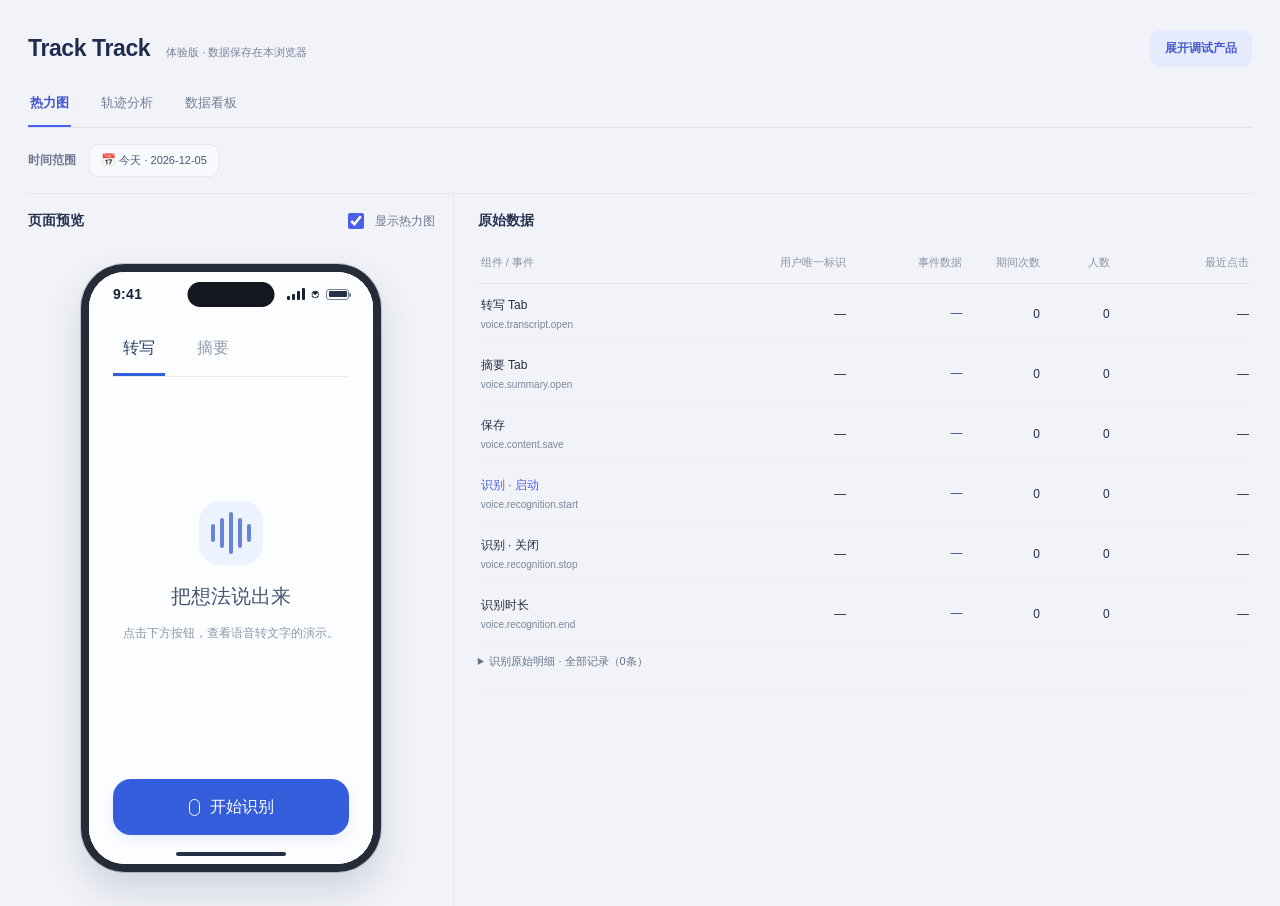
<file: docs/index.html>
<!doctype html>
<html lang="zh-CN"><meta charset="utf-8"><meta name="viewport" content="width=device-width,initial-scale=1"><title>Track Track</title><link rel="stylesheet" href="./style.css">
<main class="workspace debug-collapsed">
<section id="debug-panel" class="product" aria-label="被监测产品" hidden><div class="panel-heading">被监测产品</div><div class="phone-stage"><div class="phone-device"><div class="phone-screen"><iframe id="product-frame" title="可操作的手机语音产品"></iframe></div></div></div></section>
<section class="analysis" aria-labelledby="analysis-title"><div class="panel-heading tool-nav"><h1 id="analysis-title">Track Track <small class="local-badge">体验版 · 数据保存在本浏览器</small></h1><button id="debug-toggle" type="button" aria-controls="debug-panel" aria-expanded="false">展开调试产品</button></div><div class="tool-tabs" role="tablist" aria-label="工具模块"><button id="raw-tab" role="tab" aria-selected="true" aria-controls="raw-view">热力图</button><button id="insights-tab" role="tab" aria-selected="false" aria-controls="insights-view" tabindex="-1">轨迹分析</button><button id="dashboard-tab" role="tab" aria-selected="false" aria-controls="dashboard-view" tabindex="-1">数据看板</button></div><section class="analysis-panel" aria-label="监测数据"><div class="range-controls"><span class="range-label">时间范围</span><button id="range-toggle" aria-expanded="false" aria-controls="range-popover">📅 <span id="date">日期</span></button><div id="range-popover" hidden><label>开始日期<input id="range-start" type="date"></label><label>截止日期<input id="range-end" type="date"></label><div id="range-error" role="alert"></div><div class="range-actions"><button id="range-cancel" type="button">取消</button><button id="range-apply" type="button">确定</button></div></div></div><div class="work-panels"><div id="monitor-preview"><div class="preview-heading"><h3 id="preview-title">页面预览</h3><label class="heat-control"><input id="show-heat" type="checkbox" checked><span>显示热力图</span></label></div><div class="phone-stage mirror-preview"><div class="phone-device"><div class="phone-screen product-preview"><iframe id="heat-frame" title="手机产品界面副本" tabindex="-1" sandbox="allow-same-origin allow-scripts"></iframe><div id="heat-overlay"></div></div></div></div><div id="replay-status" role="status" hidden></div></div><div id="raw-view" role="tabpanel" aria-labelledby="raw-tab"><div class="analysis-body">
<h3 class="panel-title">原始数据</h3>
<table><thead><tr><th>组件 / 事件</th><th>用户唯一标识</th><th>事件数据</th><th>期间次数</th><th>人数</th><th>最近点击</th></tr></thead><tbody id="metrics"></tbody></table>


</div></div><div id="insights-view" role="tabpanel" aria-labelledby="insights-tab" hidden><div class="insights-body"><section id="trajectory-panel" aria-label="轨迹记录"></section></div></div></div></section><div id="dashboard-view" role="tabpanel" aria-labelledby="dashboard-tab" hidden><div class="insights-body"><section class="insight-section"><h3>数据看板</h3><div id="dashboard-content"></div></section></div></div></section>
</main><script src="./local-api.js"></script><script src="./analysis-metrics.js" defer></script><script src="./app.js" defer></script></html>
</file>
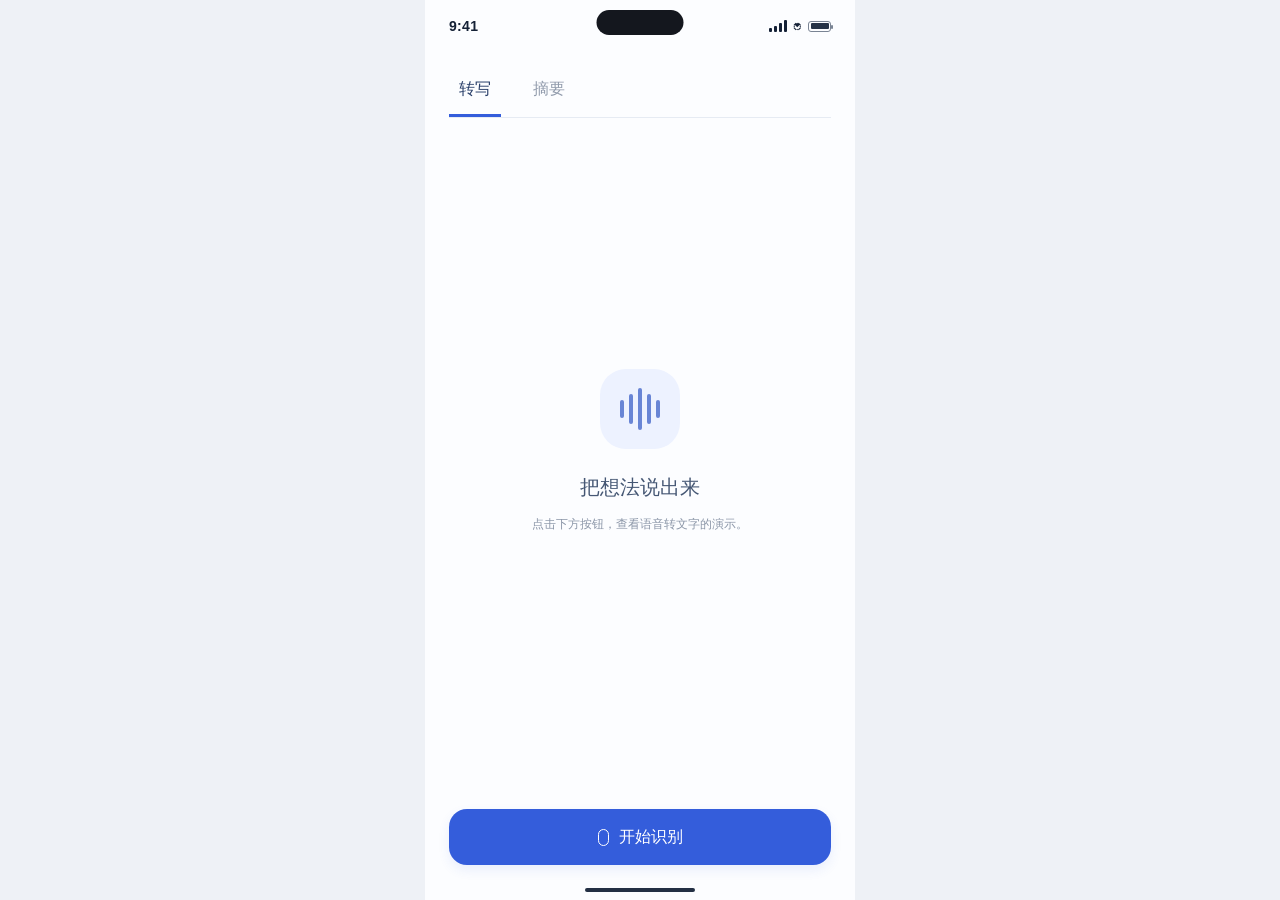
<file: docs/product.html>
<!doctype html>
<html lang="zh-CN"><head><meta charset="utf-8"><meta name="viewport" content="width=device-width,initial-scale=1"><title>声记 · 语音转文字 Demo</title><link rel="stylesheet" href="./product.css"></head>
<body><div class="mobile-app"><div class="status-bar" aria-hidden="true"><span class="status-time">9:41</span><span class="camera-pill"></span><div class="status-icons"><span class="signal"><i></i><i></i><i></i><i></i></span><span class="wifi">◔</span><span class="battery"></span></div></div><main class="voice-app">
<header class="product-toolbar"><div class="tabs" role="tablist" aria-label="内容类型"><button id="transcript-tab" type="button" role="tab" aria-selected="true" aria-controls="transcript-panel">转写</button><button id="summary-tab" type="button" role="tab" aria-selected="false" aria-controls="summary-panel">摘要</button></div><button id="save-content" type="button" hidden>保存</button></header>
<div class="content-area">
<section id="transcript-panel" role="tabpanel" aria-labelledby="transcript-tab"><div id="transcript-empty" class="empty"><span class="sound-mark" aria-hidden="true"><i></i><i></i><i></i><i></i><i></i></span><h2>把想法说出来</h2><p>点击下方按钮，查看语音转文字的演示。</p></div><div id="transcript-content" hidden><p class="content-label">转写内容 <span>示例文字</span></p><p class="transcript">我们先做一个简单的语音转文字产品。顶部可以切换转写和摘要，中间展示内容，底部控制识别的开启和关闭。</p><p class="transcript">先把这几个交互跑通，其他功能之后再慢慢增加。</p></div></section>
<section id="summary-panel" role="tabpanel" aria-labelledby="summary-tab" hidden><div id="summary-empty" class="empty"><span class="sound-mark" aria-hidden="true"><i></i><i></i><i></i><i></i><i></i></span><h2>让重点更清晰</h2><p>开始识别后，这里会展示演示摘要。</p></div><div id="summary-content" hidden><p class="content-label">内容摘要 <span>示例文字</span></p><h2 class="summary-title">先验证一个简单的语音产品</h2><ul><li>支持转写与摘要两个视图。</li><li>识别按钮可以开始和关闭。</li><li>先验证交互，再逐步增加功能。</li></ul></div></section>
</div>
<footer id="recognition-controls"><button id="recognize" type="button" aria-pressed="false"><span class="record-icon" aria-hidden="true"></span><span id="record-label">开始识别</span></button></footer>
</main><div class="home-safe" aria-hidden="true"><span></span></div></div><script src="./local-api.js"></script><script src="./product.js" defer></script></body></html>
</file>
<file: docs/style.css>
:root{font-family:"PingFang SC","Microsoft YaHei",sans-serif;color:#223047;background:#f3f6fa;--line:#dce3ed;--blue:#345ddb;--muted:#657287}*{box-sizing:border-box}body{margin:0}button{font:inherit;cursor:pointer}button:focus-visible{outline:3px solid #e6a42e;outline-offset:3px}header{height:64px;padding:0 4%;display:flex;align-items:center;justify-content:space-between;background:white;border-bottom:1px solid var(--line);gap:16px}.brand{font-size:20px;font-weight:600}.brand small{font-size:12px;color:var(--muted);font-weight:400;margin-left:12px}#connection{font-size:12px;color:#28714c}.workspace{max-width:1280px;margin:32px auto 0;padding:0 28px;display:grid;grid-template-columns:1fr 1fr;gap:24px;align-items:stretch}.product,.analysis{border:1px solid var(--line);border-radius:12px;background:white;min-width:0}.panel-heading{min-height:58px;border-bottom:1px solid var(--line);padding:18px 22px;font-size:14px;font-weight:500;display:flex;align-items:center;justify-content:space-between;gap:10px}h2{font-size:14px;margin:0;font-weight:500}#date{font-size:12px;color:var(--muted);font-weight:400}.product-body{padding:80px 32px 100px}h1{font-size:27px;line-height:1.5;font-weight:600;margin:0 0 30px;letter-spacing:-.5px}.actions{display:grid;grid-template-columns:1fr 1fr;gap:14px}.actions button{min-height:48px;border:1px solid #c8d3e4;border-radius:7px;background:white;color:#263f67}.actions button.primary{background:var(--blue);border-color:var(--blue);color:white}.actions button:active{transform:translateY(1px)}.analysis-body{padding:22px}.heatmap{background:#f7f9fc;border:1px dashed #cdd7e6;border-radius:8px;padding:24px}.map-title{font-size:18px;font-weight:500;margin:0 0 20px}.heatmap button{background:color-mix(in srgb,#ed9c35 calc(var(--heat,0)*85%),#f0f3f8);border-color:#d8b47d;min-height:62px;color:#47361c}.heatmap button b{display:block;font-size:12px;font-weight:400;margin-top:5px}.heatmap button[aria-pressed=true]{outline:2px solid #345ddb;outline-offset:3px}.legend{display:flex;align-items:center;justify-content:space-between;gap:12px;font-size:11px;color:var(--muted);margin:13px 0 22px}.scale{height:7px;width:80px;background:linear-gradient(90deg,#f0f3f8,#ed9c35);border-radius:4px}table{border-collapse:collapse;width:100%;font-size:12px;table-layout:fixed}th,td{padding:13px 3px;border-bottom:1px solid var(--line);text-align:right;font-variant-numeric:tabular-nums;overflow-wrap:anywhere}th{font-weight:400;color:var(--muted)}th:first-child,td:first-child{text-align:left}td.active{color:var(--blue);font-weight:500}details{margin-top:22px}summary{font-size:13px;cursor:pointer;font-weight:500}ol{list-style:none;padding:0;margin:12px 0 0;font-size:12px;font-variant-numeric:tabular-nums}li{display:flex;justify-content:space-between;gap:14px;padding:9px 0;border-bottom:1px solid #edf0f5;color:var(--muted)}li time{color:#283d5d}.note{font-size:11px;color:var(--muted);line-height:1.7;margin:18px 0 0}.empty{font-size:12px;color:var(--muted);padding:10px 0}.error{color:#b23434!important}footer{max-width:1280px;margin:18px auto;padding:0 28px;font-size:12px;color:var(--muted)}@media(max-width:760px){.workspace{grid-template-columns:1fr;margin-top:18px;padding:0 16px;gap:16px}.product-body{padding:32px 24px 40px}h1{font-size:23px}.analysis-body{padding:18px}.heatmap{padding:20px}.panel-heading{padding:16px 20px}header{padding:0 18px}.brand small{margin-left:5px}footer{padding:0 16px}.actions{gap:10px}}

#product-frame{width:100%;height:360px;border:0;display:block}.panel-heading a{font-size:12px;font-weight:400;color:#345ddb;text-decoration:none}.tool-heading{font-size:13px;font-weight:500;margin:0 0 14px}@media(max-width:760px){#product-frame{height:230px}}

#product-frame{height:580px}.map-content{padding:22px 0;text-align:center;color:#a3adbc;font-size:12px}.heatmap .map-record{display:block;margin:auto;min-width:150px;background:color-mix(in srgb,#ed9c35 calc(var(--heat,0)*85%),#f0f3f8);border:1px solid #d8b47d;border-radius:24px;min-height:48px;color:#47361c;font-size:12px}.map-record b{display:block;font-weight:400;font-size:11px;margin-top:3px}.heatmap .map-tabs button{min-height:46px;font-size:12px}.heatmap .map-tabs button b{font-size:11px}@media(max-width:760px){#product-frame{height:590px}}

.state-filters{display:flex;gap:8px;margin-top:14px}.state-filters[hidden]{display:none}.state-filters button{font-size:12px;background:#f4f6fb;border:1px solid #dce3ed;border-radius:5px;padding:7px 12px;color:#63748d}.state-filters button[aria-pressed=true]{background:#edf2ff;color:#345ddb;border-color:#9eb3ef}

.product-tools{display:flex;gap:14px;align-items:center;font-size:12px}.product-tools label{display:flex;gap:5px;align-items:center;font-weight:400;color:#63748d}.product-tools input{accent-color:#345ddb}.product-preview{position:relative}#heat-overlay{position:absolute;inset:0;pointer-events:none;overflow:hidden}#heat-overlay[hidden]{display:none}.heat-spot{position:absolute;pointer-events:none}.heat-spot span{position:absolute;right:-6px;top:-12px;background:#81350e;color:white;font-size:10px;padding:2px 5px;border-radius:4px;white-space:nowrap}.event-select{background:none;border:0;padding:0;text-align:left;font-size:12px;color:inherit}.event-code{display:block;font-size:10px;color:#7a879a;overflow-wrap:anywhere;margin-top:5px}.event-id-label{font-size:11px;color:#748194;overflow-wrap:anywhere}.analysis-body>.note:first-child{margin-top:0;margin-bottom:10px}th:first-child{width:35%}

#times small{font-size:10px;color:#8895a5}.record-device{display:block;text-align:right;margin-top:4px}

.workspace{align-items:start}#heat-frame{height:580px;width:100%;border:0;display:block;pointer-events:none}.mirror-preview{border-bottom:1px solid var(--line)}.heat-control{display:flex;gap:5px;align-items:center;font-size:12px;font-weight:400;color:#63748d}.heat-control input{accent-color:#345ddb}.heat-spot{border:0;padding:0;pointer-events:auto;cursor:pointer}.heat-spot:focus-visible{outline:2px solid #345ddb;outline-offset:3px}.user-ids code{display:block;overflow-wrap:anywhere;font:10px/1.5 monospace;color:#6a7b91;text-align:left}.analysis table th:first-child{width:29%}.analysis table th:nth-child(2){width:26%}.analysis table th:nth-child(3),.analysis table th:nth-child(4){width:12%}.analysis table th:last-child{width:21%}@media(max-width:760px){#heat-frame{height:590px}.analysis-body{padding:14px}th,td{font-size:11px}.panel-heading #date{font-size:11px}}

#duration-panel{margin-top:24px;border-top:1px solid var(--line);padding-top:18px}#duration-panel h3{font-size:14px;font-weight:500;margin:0 0 5px}.duration-summary{font-size:12px;color:#728198;margin:12px 0}.duration-run{display:flex;justify-content:space-between;gap:10px;border-bottom:1px solid var(--line);padding:12px 0;font-size:12px}.duration-run small{display:block;color:#8390a2;font-size:10px;margin-top:5px}.duration-run code{font:11px monospace}.duration-run strong{font-size:12px;white-space:nowrap;font-weight:500}

.phone-stage{display:flex;justify-content:center;padding:24px 16px;background:#edf1f6;border-radius:0 0 12px 12px}.phone-device{width:min(100%,390px);padding:8px;background:#252b37;border-radius:44px;box-shadow:0 14px 25px #1d294218,0 0 0 1px #141b2633;position:relative}.phone-screen{position:relative;width:100%;aspect-ratio:374/780;border-radius:36px;overflow:hidden;background:#fcfdff}.phone-screen #product-frame,.phone-screen #heat-frame{height:100%;width:100%;border:0}.mirror-preview{border-radius:0}.phone-screen #heat-overlay{border-radius:36px}.workspace{margin-top:24px}@media(max-width:760px){.phone-stage{padding:20px 12px}.phone-device{padding:7px;border-radius:39px}.phone-screen{border-radius:32px}.phone-screen #heat-overlay{border-radius:32px}.workspace{padding:0 12px}.panel-heading{padding:16px}.brand{font-size:18px}}

.range-controls{padding:14px 20px;display:flex;gap:9px;flex-wrap:wrap;align-items:center;border-bottom:1px solid var(--line);font-size:12px}.range-controls label{display:flex;flex-direction:column;gap:6px;color:#758298;flex:1;min-width:135px}.range-controls input{font:inherit;font-size:13px;border:1px solid #d5deec;background:white;color:#283d5d;border-radius:6px;min-height:35px;padding:6px;min-width:0;width:100%}.range-separator{padding-top:18px;color:#8a96a8}.range-controls #date{flex-basis:100%;font-size:11px}.range-controls #range-error{color:#b23434;font-size:11px}#trend-panel{padding-top:22px}#trend-panel h3{font-size:14px;font-weight:500;margin:0}.trend-summary{font-size:12px;color:#728198;margin:13px 0 0}.trend-summary b{font-weight:500;color:#344e7d}.daily-chart{width:100%;display:block;overflow:visible;margin-top:10px}.daily-chart text{fill:#7c899d;font-size:11px}.daily-chart rect{fill:#6e8ade}.chart-axis{stroke:#dfe5ef;stroke-width:1}.coverage{font-size:10px;color:#8b97a8;line-height:1.6;display:block}.analysis-body[hidden]{display:none}#duration-runs{margin-top:12px}

#trajectory-panel{border-bottom:1px solid var(--line);padding:22px 0}#trajectory-panel h3{font-size:14px;font-weight:500;margin:0 0 10px}.trajectory-group,.trajectory-record{margin-top:12px;border:1px solid var(--line);border-radius:8px;padding:12px;font-size:12px}.trajectory-group summary,.trajectory-record summary{cursor:pointer;line-height:1.8;overflow-wrap:anywhere}.trajectory-route{color:#344e7d}.trajectory-count{display:block;margin-left:15px;font-size:11px;color:#728198;white-space:nowrap}.trajectory-record summary small{margin-left:10px;color:#728198}.trajectory-identity{font-size:10px;color:#8390a2;line-height:1.8;margin-top:10px;overflow-wrap:anywhere}.trajectory-identity code{font-size:10px}.trajectory-steps{padding-left:18px;margin:12px 0 0}.trajectory-steps li{display:block;padding:6px 0;line-height:1.7;overflow-wrap:anywhere}.trajectory-steps time{display:block;font-size:10px;color:#8390a2}.trajectory-steps small{display:block;font-size:9px;color:#94a0b1}.trajectory-group>.trajectory-record{background:#fafbfe}

.analysis table th:first-child{width:24%}.analysis table th:nth-child(2){width:24%}.analysis table th:nth-child(3){width:15%}.analysis table th:nth-child(4){width:10%}.analysis table th:nth-child(5){width:9%}.analysis table th:last-child{width:18%}.duration-value{font-variant-numeric:tabular-nums;color:#344e7d}#trajectory-panel{padding-top:18px}@media(max-width:760px){.analysis table{font-size:10px}.analysis table th,.analysis table td{font-size:10px}.analysis .event-code,.analysis .user-ids code{font-size:9px}}
[hidden]{display:none!important}.tool-tabs{display:flex;gap:24px;padding:0 22px;border-bottom:1px solid var(--line)}.tool-tabs button{border:0;border-bottom:2px solid transparent;background:none;color:#758298;padding:15px 0;font-size:14px}.tool-tabs button[aria-selected=true]{color:#345ddb;border-bottom-color:#345ddb;font-weight:600}.insights-body{padding:0 22px 22px}.insight-section{padding:22px 0;border-bottom:1px solid var(--line)}.insight-section:last-child{border:0}.insight-section h3{font-size:14px;font-weight:500;margin:0}.insight-heading{display:flex;gap:12px;align-items:center;justify-content:space-between;flex-wrap:wrap}.chart-controls{display:flex;gap:8px}select{font:inherit;font-size:12px;padding:6px;border:1px solid #d7dfeb;background:white;border-radius:5px;color:#425575;max-width:100%}.analysis-summary{font-size:12px;color:#63748c;margin:15px 0 8px}.trend-line{display:block;width:100%;margin:10px 0}.trend-line text{font-size:11px;fill:#7c899d}.series-values{margin-top:12px}.series-values summary{font-size:11px;color:#647591}.series-values table{margin-top:8px}.distribution-row{display:flex;align-items:center;gap:12px;font-size:11px;margin:17px 0}.distribution-row>span{width:86px;flex-shrink:0;color:#63748c}.distribution-row b{font-weight:500;width:32px;text-align:right}.bar-track{height:7px;background:#eef2f8;border-radius:3px;display:block;flex:1;overflow:hidden}.bar-track i{display:block;background:#6e8ade;height:100%;border-radius:3px}.rank-path{border:1px solid var(--line);border-radius:7px;margin-top:12px;padding:12px}.rank-path>summary{display:flex;gap:12px;align-items:start;line-height:1.8;font-size:12px;list-style:none}.rank-number{font-size:12px;color:#8995a6;min-width:15px}.rank-content{flex:1;min-width:0;overflow-wrap:anywhere}.rank-content .bar-track{margin-top:10px}.rank-content small{color:#8a96a7;font-size:10px}.rank-path strong{font-size:13px;color:#345ddb;font-weight:500;white-space:nowrap}.rank-path[open]>summary{margin-bottom:12px}.record-table-wrap{overflow:auto}.analysis .trace-table th:first-child{width:58%}.analysis .trace-table th:nth-child(2),.analysis .trace-table th:nth-child(3),.analysis .trace-table th:nth-child(4){width:9%}.analysis .trace-table th:last-child{width:15%}.trace-table td{vertical-align:top}.trace-table .trajectory-record{margin-top:10px;padding:8px;border:0;background:#f6f8fc}.trace-table summary{font-size:10px}.trace-table .trajectory-route{font-size:11px;line-height:1.8}.trace-table .trajectory-identity{font-size:9px}.trace-table .trajectory-steps{padding-left:0}.trace-table .trajectory-steps li{font-size:10px}.analysis .series-values table th:first-child{width:60%}.analysis .series-values table th:last-child{width:40%}@media(max-width:760px){.insights-body{padding:0 14px 14px}.insight-heading{align-items:start}.chart-controls{gap:4px}.tool-tabs{padding:0 16px}.distribution-row{gap:8px}.distribution-row>span{width:78px}}

.duration-detail-row>td{padding:0 0 12px;text-align:left}.duration-detail-row details{margin-top:0}.duration-detail-row summary{font-size:11px;color:#63748d;padding:10px 0}.duration-detail-controls,.duration-pagination{display:flex;align-items:center;gap:10px;margin:10px 0;font-size:11px}.duration-detail-controls button,.duration-pagination button{border:1px solid #d8e0ec;border-radius:5px;background:white;color:#63748d;padding:6px 9px;font-size:11px}.duration-detail-controls button[aria-pressed=true]{color:#345ddb;background:#edf2ff;border-color:#b5c4ef}.duration-pagination button:disabled{opacity:.4;cursor:default}.analysis .run-table th:first-child{width:29%}.analysis .run-table th:nth-child(2){width:14%}.analysis .run-table th:nth-child(3),.analysis .run-table th:nth-child(4){width:20%}.analysis .run-table th:last-child{width:17%}.run-table th,.run-table td{font-size:10px;text-align:left}.run-table code{font-size:9px;overflow-wrap:anywhere}.run-table .event-code{font-size:9px}.duration-value{line-height:1.8}

.analysis .raw-run-table th:first-child{width:30%}.analysis .raw-run-table th:nth-child(2){width:12%}.analysis .raw-run-table th:nth-child(3),.analysis .raw-run-table th:nth-child(4){width:17%}.analysis .raw-run-table th:nth-child(5),.analysis .raw-run-table th:last-child{width:12%}.raw-run-table td{vertical-align:top;line-height:1.8}.raw-run-table code{font:9px/1.7 monospace}.raw-run-table .event-code{font-size:9px;line-height:1.7}


.range-controls{position:relative;display:flex}.range-controls #range-toggle,.range-actions button,.replay-button{border:1px solid #d5deec;background:white;color:#283d5d;border-radius:6px;padding:8px 11px;font-size:12px}.range-controls #date{color:inherit}.range-controls #range-popover{position:absolute;z-index:5;top:100%;left:20px;width:min(300px,90%);background:white;border:1px solid #dce3ed;box-shadow:0 8px 24px #263f6726;border-radius:8px;padding:14px}.range-controls #range-popover label{margin-bottom:10px}.range-actions{display:flex;justify-content:flex-end;gap:8px}.range-controls #range-error{display:block}.replay-button{display:block;margin:8px 0;color:#345ddb}.replay-button:hover{background:#edf2ff}#replay-status{padding:10px 20px;color:#345ddb;font-size:12px;background:#f4f7ff}.mirror-preview{border-bottom:1px solid var(--line)}

.workspace{position:relative}.workspace.debug-collapsed{grid-template-columns:minmax(0,1fr);max-width:850px}.workspace.debug-collapsed .analysis{width:100%}#debug-toggle{grid-column:1/-1;justify-self:start;border:1px solid #d5deec;background:#fff;color:#345ddb;border-radius:6px;padding:8px 12px;font-size:12px}.dashboard-cards{display:grid;grid-template-columns:repeat(2,minmax(0,1fr));gap:12px;margin:15px 0}.dashboard-cards>div{border:1px solid var(--line);border-radius:8px;padding:16px;display:flex;flex-direction:column;gap:5px}.dashboard-cards small,.dashboard-cards span{font-size:11px;color:#758298}.dashboard-cards strong{font-size:24px;color:#263f67;font-weight:600}.insight-section h4{font-size:12px;font-weight:500;margin:20px 0 8px}.analysis .dashboard-table th:first-child{width:60%}.analysis .dashboard-table th:last-child{width:40%}@media(max-width:760px){.workspace.debug-collapsed{padding:0 16px}.dashboard-cards>div{padding:12px}}

/* 监测为主，调试按需放在右侧 */
.workspace{max-width:1440px;grid-template-columns:minmax(0,1fr) minmax(250px,320px);grid-template-areas:"toggle toggle" "analysis debug";gap:18px;align-items:start}
.workspace.debug-collapsed{max-width:1440px;grid-template-columns:minmax(0,1fr);grid-template-areas:"toggle" "analysis"}
.workspace .analysis{grid-area:analysis;width:100%}.workspace .product{grid-area:debug;min-width:0}.workspace #debug-toggle{grid-area:toggle;grid-column:auto;justify-self:end}
.workspace .product .phone-stage{padding:18px 10px}.workspace .product .phone-device{width:min(100%,290px)}
.tool-tabs{gap:28px;overflow-x:auto}.tool-tabs button{white-space:nowrap}.mirror-preview{border-top:0}.analysis-body{overflow-x:auto}.analysis-body>table{min-width:600px}.insights-body{min-width:0}
@media(max-width:900px){.workspace,.workspace.debug-collapsed{grid-template-columns:minmax(0,1fr);grid-template-areas:"toggle" "debug" "analysis";padding:0 16px}.workspace.debug-collapsed{grid-template-areas:"toggle" "analysis"}.workspace .product .phone-device{width:min(100%,290px)}}

/* 保持产品比例，缩小监测预览，减少列表前的纵向占用。 */
.mirror-preview .phone-device{width:min(100%,300px)}
.mirror-preview{padding:16px}

/* 数据看板：固定今天与近七天，不受其他模块日期筛选影响。 */
#dashboard-view .insight-section{padding-top:22px}#dashboard-view h3{font-size:16px;font-weight:600}.dashboard-date{font-size:12px;color:#435b7d;margin-top:14px}.dashboard-date span{color:#8996a9;margin-left:8px}.dashboard-cards{grid-template-columns:repeat(3,minmax(0,1fr));gap:12px;margin:16px 0}.dashboard-cards>div{min-height:108px;padding:16px 18px;gap:7px}.dashboard-cards strong{font-size:30px;line-height:1.1;color:#203b69}.dashboard-cards small,.dashboard-cards span{font-size:12px}.dashboard-chart{border:1px solid var(--line);border-radius:8px;padding:18px}.chart-title{display:flex;justify-content:space-between;gap:10px;color:#728198;font-size:11px}.chart-title h4{font-size:15px;font-weight:600;color:#223047;margin:0 0 6px}.dashboard-chart svg{display:block;width:100%;height:250px;margin-top:12px}.dashboard-chart svg text{font-size:11px;fill:#7c899d}.dashboard-chart svg .chart-value{fill:#345ddb;font-weight:600}.dashboard-note{font-size:10px;line-height:1.6;color:#8996a9;margin:12px 0 0}@media(max-width:600px){.dashboard-cards{grid-template-columns:1fr;gap:8px}.dashboard-cards>div{min-height:0;padding:12px 14px}.dashboard-chart{padding:14px}.dashboard-chart svg{min-width:470px}.dashboard-chart{overflow-x:auto}}

/* TrackTrack visual refresh: one navigation bar, calm surfaces, clear active state. */
:root{font-family:Inter,"PingFang SC","Microsoft YaHei",sans-serif;background:#f1f3f8;color:#242d45;--line:#e4e8f1;--blue:#4a5feb;--muted:#77829a}
.workspace,.workspace.debug-collapsed{margin-top:22px;gap:12px;max-width:1440px}
.workspace .analysis,.workspace .product{border:1px solid #e5e9f1;border-radius:18px;box-shadow:0 12px 36px rgba(31,45,79,.05);overflow:hidden}
.workspace #debug-toggle{border:0;background:#e6eafd;color:#485cce;border-radius:10px;padding:10px 15px;font-weight:600}
.workspace #debug-toggle:hover{background:#dbe2ff}
.analysis .tool-nav{display:flex;justify-content:flex-start;gap:30px;min-height:76px;padding:14px 24px;border-bottom:1px solid #edf0f6;background:#fff}
#analysis-title{font-size:19px;font-weight:750;letter-spacing:-.6px;color:#202d50;white-space:nowrap}
.tool-tabs{padding:4px;gap:3px;border:0;background:#f2f4fa;border-radius:11px;overflow-x:auto}
.tool-tabs button{padding:9px 15px;border:0;border-radius:8px;color:#77829a;font-size:13px;font-weight:500}
.tool-tabs button[aria-selected=true]{color:#4054cc;background:white;box-shadow:0 2px 8px rgba(46,60,100,.10);font-weight:650}
.heat-control{margin-left:auto;gap:8px;color:#6d7890;white-space:nowrap;font-size:12px}.heat-control input{width:16px;height:16px;accent-color:#4a5feb}
.mirror-preview{background:#eef1f8;border:0;border-radius:0;padding:22px 16px}.mirror-preview .phone-device{box-shadow:0 18px 36px rgba(37,49,77,.16),0 0 0 1px #111b2e30}
.range-controls{padding:15px 24px;background:#fff;border-color:#edf0f6}.range-controls #range-toggle,.range-actions button,.replay-button{border-color:#e3e8f2;border-radius:9px;background:#f8f9fc;color:#475776}
.analysis-body{padding:20px 24px 26px}.analysis table th{color:#8993a7;font-size:11px;font-weight:500}.analysis table td{border-color:#edf0f5}.analysis table tbody tr:hover{background:#fafbff}
.insights-body{padding:0 24px 24px}.dashboard-cards>div,.dashboard-chart,.trajectory-group,.rank-path{border-color:#e9edf4;border-radius:13px;background:#fafbfe}.dashboard-cards strong{color:#25345f}.dashboard-chart{background:#fff}
.workspace .product .panel-heading{border-color:#edf0f6;font-weight:600;color:#263250}.workspace .product .phone-stage{background:#eef1f8}
button:focus-visible,input:focus-visible{outline:3px solid #8ea1ff;outline-offset:3px}
@media(max-width:760px){.workspace,.workspace.debug-collapsed{margin-top:14px}.analysis .tool-nav{gap:12px;flex-wrap:wrap;padding:15px 16px}.tool-tabs{order:3;width:100%}.tool-tabs button{flex:1;padding:9px 8px}.heat-control{margin-left:auto}.analysis-body{padding:16px}.insights-body{padding:0 16px 16px}.range-controls{padding:14px 16px}}

/* 标题与调试开关共用导航，不占独立行。 */
.workspace{grid-template-areas:"analysis debug"}
.workspace.debug-collapsed{grid-template-areas:"analysis"}
.workspace #debug-toggle{grid-area:auto;grid-column:auto;justify-self:auto;flex:none;white-space:nowrap}
.analysis .tool-nav{gap:18px}
.analysis .heat-control{margin-left:auto}
.analysis .heat-control[hidden]+#debug-toggle{margin-left:auto}
@media(max-width:900px){.workspace{grid-template-areas:"analysis" "debug"}.workspace.debug-collapsed{grid-template-areas:"analysis"}}
@media(max-width:760px){.analysis .tool-nav{gap:10px}.analysis .tool-tabs{order:3}.analysis #debug-toggle{margin-left:0;padding:9px 10px;font-size:11px}.analysis .heat-control[hidden]+#debug-toggle{margin-left:auto}}

/* 页面预览与对应记录并排；日期筛选位于两者之前。 */
.work-panels{display:grid;grid-template-columns:minmax(290px, .8fr) minmax(0, 1.5fr);gap:16px;align-items:start;padding:18px 24px 24px;background:#f6f8fc}
.work-panels>div{min-width:0;background:#fff;border:1px solid #e8ecf4;border-radius:13px;overflow:hidden}
.preview-heading{display:flex;align-items:center;justify-content:space-between;gap:8px;padding:16px 18px;border-bottom:1px solid #edf0f6}
.preview-heading h3,.panel-title{font-size:14px;font-weight:600;margin:0;color:#263250}.preview-heading .heat-control{margin-left:0}
.work-panels .mirror-preview{border-radius:0;padding:16px}.work-panels .analysis-body{padding:18px}.work-panels .analysis-body>table{margin-top:12px}.work-panels .insights-body{padding:0 18px 18px}
.dashboard-charts{display:grid;grid-template-columns:repeat(2,minmax(0,1fr));gap:12px}.dashboard-chart svg{height:auto;min-width:0}.dashboard-chart{min-width:0}
@media(max-width:1150px){.workspace:not(.debug-collapsed){grid-template-columns:minmax(0,1fr);grid-template-areas:"analysis"}.workspace:not(.debug-collapsed) .product{position:fixed;z-index:10;right:16px;top:86px;width:min(320px,calc(100vw - 32px));max-height:calc(100vh - 102px);overflow:auto;box-shadow:0 14px 50px #1e2d4f35}}
@media(max-width:800px){.work-panels{grid-template-columns:minmax(0,1fr);padding:14px 16px;gap:12px}.dashboard-charts{grid-template-columns:minmax(0,1fr)}}
.analysis .tool-nav #debug-toggle{margin-left:auto}

/* 共用时间筛选与左右内容构成同一个监测面板。 */
.analysis-panel{margin:18px 24px 24px;border:1px solid #e8ecf4;border-radius:13px;background:#fff;min-width:0}
.analysis-panel .range-controls{padding:14px 18px;border-bottom:1px solid #edf0f6;border-radius:13px 13px 0 0}
.range-label{font-size:12px;color:#6d7890;font-weight:600;margin-right:4px}
.analysis-panel .work-panels{background:transparent;padding:0;gap:0;align-items:stretch}
.analysis-panel .work-panels>div{border:0;border-radius:0;background:transparent;overflow:visible}
.analysis-panel #monitor-preview{border-right:1px solid #edf0f6}
.analysis-panel .preview-heading{border-bottom:0}
.analysis-panel .mirror-preview{margin:0 18px 18px;border-radius:10px}
@media(max-width:800px){.analysis-panel{margin:14px 16px 16px}.analysis-panel #monitor-preview{border-right:0;border-bottom:1px solid #edf0f6}.analysis-panel .work-panels{padding:0}}

/* Track Track: 标题、模块、内容分三行，内容以间距和细线组织。 */
.workspace .analysis{border:0;border-radius:0;box-shadow:none;background:transparent;overflow:visible}
.analysis .tool-nav{min-height:58px;padding:8px 0 14px;background:transparent;border:0;gap:16px}
#analysis-title{font-size:23px;font-weight:700;letter-spacing:-.4px;margin:0}
.analysis .tool-tabs{display:flex;gap:28px;padding:0;background:transparent;border:0;border-bottom:1px solid #dce2ed;border-radius:0;overflow-x:auto}
.analysis .tool-tabs button{flex:none;padding:13px 2px;border:0;border-bottom:2px solid transparent;border-radius:0;background:transparent;box-shadow:none;color:#738099}
.analysis .tool-tabs button[aria-selected=true]{border-bottom-color:var(--blue);background:transparent;box-shadow:none;color:#4054cc}
.analysis-panel{margin:0;border:0;border-radius:0;background:transparent}
.analysis-panel .range-controls{padding:16px 0;border-radius:0;border-bottom:1px solid #e4e8f1;background:transparent}
.analysis-panel .work-panels{background:transparent}
.analysis-panel .work-panels>div{border:0;background:transparent;box-shadow:none}
.analysis-panel #monitor-preview{border-right:1px solid #e4e8f1}
.analysis-panel .preview-heading{padding-left:0}
.analysis-panel .mirror-preview{margin:0 18px 18px 0;border-radius:0;background:transparent}
.work-panels .analysis-body{padding:18px 0 24px 24px}
.work-panels .insights-body{padding:0 0 18px 24px}
.dashboard-cards>div,.dashboard-chart{border:0;border-radius:0;box-shadow:none;background:transparent}
.dashboard-cards>div{border-left:1px solid var(--line)}
.dashboard-cards>div:first-child{border-left:0}
#dashboard-view .insights-body{padding:0}
@media(max-width:800px){.analysis-panel{margin:0}.analysis-panel #monitor-preview{border-right:0;border-bottom:1px solid #e4e8f1}.analysis-panel .mirror-preview{margin:0 0 16px}.work-panels .analysis-body{padding:18px 0}.work-panels .insights-body{padding:0}.dashboard-cards>div{border-left:0;border-bottom:1px solid var(--line)}}
@media(max-width:760px){.analysis .tool-nav{flex-wrap:nowrap;padding:8px 0 14px}.analysis .tool-tabs{order:initial;width:100%;gap:20px}.analysis .tool-tabs button{flex:none;padding:12px 2px}.analysis #debug-toggle{margin-left:auto}.analysis-panel .range-controls{padding:14px 0}}
/* 轨迹列表按行展示操作，单次记录保留在数据层。 */
.analysis .trace-table{min-width:620px}
.analysis .trace-table th:first-child{width:46%}
.analysis .trace-table th:nth-child(2),.analysis .trace-table th:nth-child(3),.analysis .trace-table th:nth-child(4){width:9%}
.analysis .trace-table th:nth-child(5){width:11%}
.analysis .trace-table th:last-child{width:16%}
.trace-table td{vertical-align:middle}.trace-table .replay-button{display:inline-block;margin:0;white-space:nowrap}

.local-badge{font-size:11px;color:#78849a;font-weight:400;letter-spacing:0;margin-left:10px}
</file>
<file: docs/product.css>
:root{font-family:"PingFang SC","Microsoft YaHei",sans-serif;color:#222f43;background:#eef1f6;font-synthesis:none}*{box-sizing:border-box}html,body{height:100%;margin:0;overflow:hidden}.mobile-app{height:100svh;max-width:430px;width:100%;margin:auto;background:#fcfdff;display:flex;flex-direction:column}.status-bar{height:52px;flex-shrink:0;display:flex;align-items:center;justify-content:space-between;padding:0 24px;position:relative;color:#152136}.status-time{font-size:14px;font-weight:600;letter-spacing:.3px}.camera-pill{position:absolute;top:10px;left:50%;transform:translateX(-50%);height:25px;width:87px;border-radius:20px;background:#14171e}.status-icons{display:flex;gap:6px;align-items:center}.signal{display:flex;align-items:end;gap:2px;height:12px}.signal i{width:3px;background:currentColor;border-radius:1px}.signal i:nth-child(1){height:4px}.signal i:nth-child(2){height:6px}.signal i:nth-child(3){height:9px}.signal i:nth-child(4){height:12px}.wifi{font-size:17px;line-height:1;transform:rotate(-45deg)}.battery{width:23px;height:11px;border:1px solid #7a8494;border-radius:3px;position:relative}.battery:before{content:"";position:absolute;inset:1.5px;background:#263347;border-radius:1px}.battery:after{content:"";position:absolute;right:-3px;top:3px;width:2px;height:4px;background:#7a8494;border-radius:1px}.voice-app{display:flex;flex-direction:column;flex:1;min-height:0;padding:17px 24px 0}.product-toolbar{display:flex;justify-content:space-between;align-items:center;gap:10px;flex-shrink:0;border-bottom:1px solid #e6ebf3}button{font:inherit;cursor:pointer;touch-action:manipulation;-webkit-tap-highlight-color:transparent}button:focus-visible{outline:3px solid #e6a42e;outline-offset:3px}#save-content{min-height:44px;min-width:56px;padding:8px 0 8px 12px;border:0;background:none;color:#345ddb;font-size:15px;font-weight:500}.tabs{display:flex;gap:22px;flex-shrink:0}.tabs button{background:none;border:0;border-bottom:3px solid transparent;color:#919bac;font-size:16px;padding:10px 4px 14px;min-width:52px;min-height:48px}.tabs button[aria-selected=true]{border-bottom-color:#345ddb;color:#283e69;font-weight:600}.content-area{flex:1;min-height:0;overflow-y:auto;padding:25px 0 16px;scrollbar-width:thin}.content-area:has(.empty:not([hidden])){display:flex;align-items:center;justify-content:center}.content-area section{width:100%}.empty{text-align:center;padding:12px 0 30px;color:#8b96a8}.sound-mark{margin:0 auto 25px;width:80px;height:80px;border-radius:26px;background:#edf2ff;display:flex;align-items:center;justify-content:center;gap:5px;color:#6885d5}.sound-mark i{display:block;background:currentColor;width:4px;height:18px;border-radius:5px}.sound-mark i:nth-child(2),.sound-mark i:nth-child(4){height:30px}.sound-mark i:nth-child(3){height:42px}.empty h2{font-size:20px;font-weight:500;color:#455774;margin:0 0 12px}.empty p{font-size:12px;line-height:1.9;margin:0}.content-label{font-size:12px;color:#8b97a9;display:flex;align-items:center;justify-content:space-between;margin:0 0 20px}.content-label span{font-size:10px;background:#f0f3f8;border-radius:4px;padding:3px 5px;color:#94a0b1}.transcript{font-size:16px;line-height:1.95;margin:0 0 17px;letter-spacing:.1px}.summary-title{font-size:18px;font-weight:500;line-height:1.7;margin:0 0 18px}ul{padding-left:20px;margin:0;font-size:15px;line-height:2.1}footer{flex-shrink:0;padding:14px 0 5px;text-align:center}#recognize{display:flex;align-items:center;justify-content:center;gap:10px;border:0;border-radius:18px;background:#345ddb;color:white;width:100%;min-height:56px;padding:15px 22px;font-size:16px;font-weight:500;box-shadow:0 5px 12px #345ddb18}#recognize[aria-pressed=true]{background:#2d3f61;box-shadow:none}.record-icon{width:11px;height:17px;border:1.7px solid currentColor;border-radius:7px;display:inline-block}#recognize[aria-pressed=true] .record-icon{height:11px;border-radius:3px;background:currentColor}.home-safe{height:30px;flex-shrink:0;display:flex;justify-content:center;align-items:end;padding-bottom:8px}.home-safe span{display:block;width:110px;height:4px;border-radius:5px;background:#243044}[hidden]{display:none!important}@media(max-height:650px){.status-bar{height:44px}.voice-app{padding-top:12px}.sound-mark{width:64px;height:64px;border-radius:21px;margin-bottom:18px}.empty{padding-bottom:10px}.content-area{padding-top:18px}.home-safe{height:24px}}
</file>
